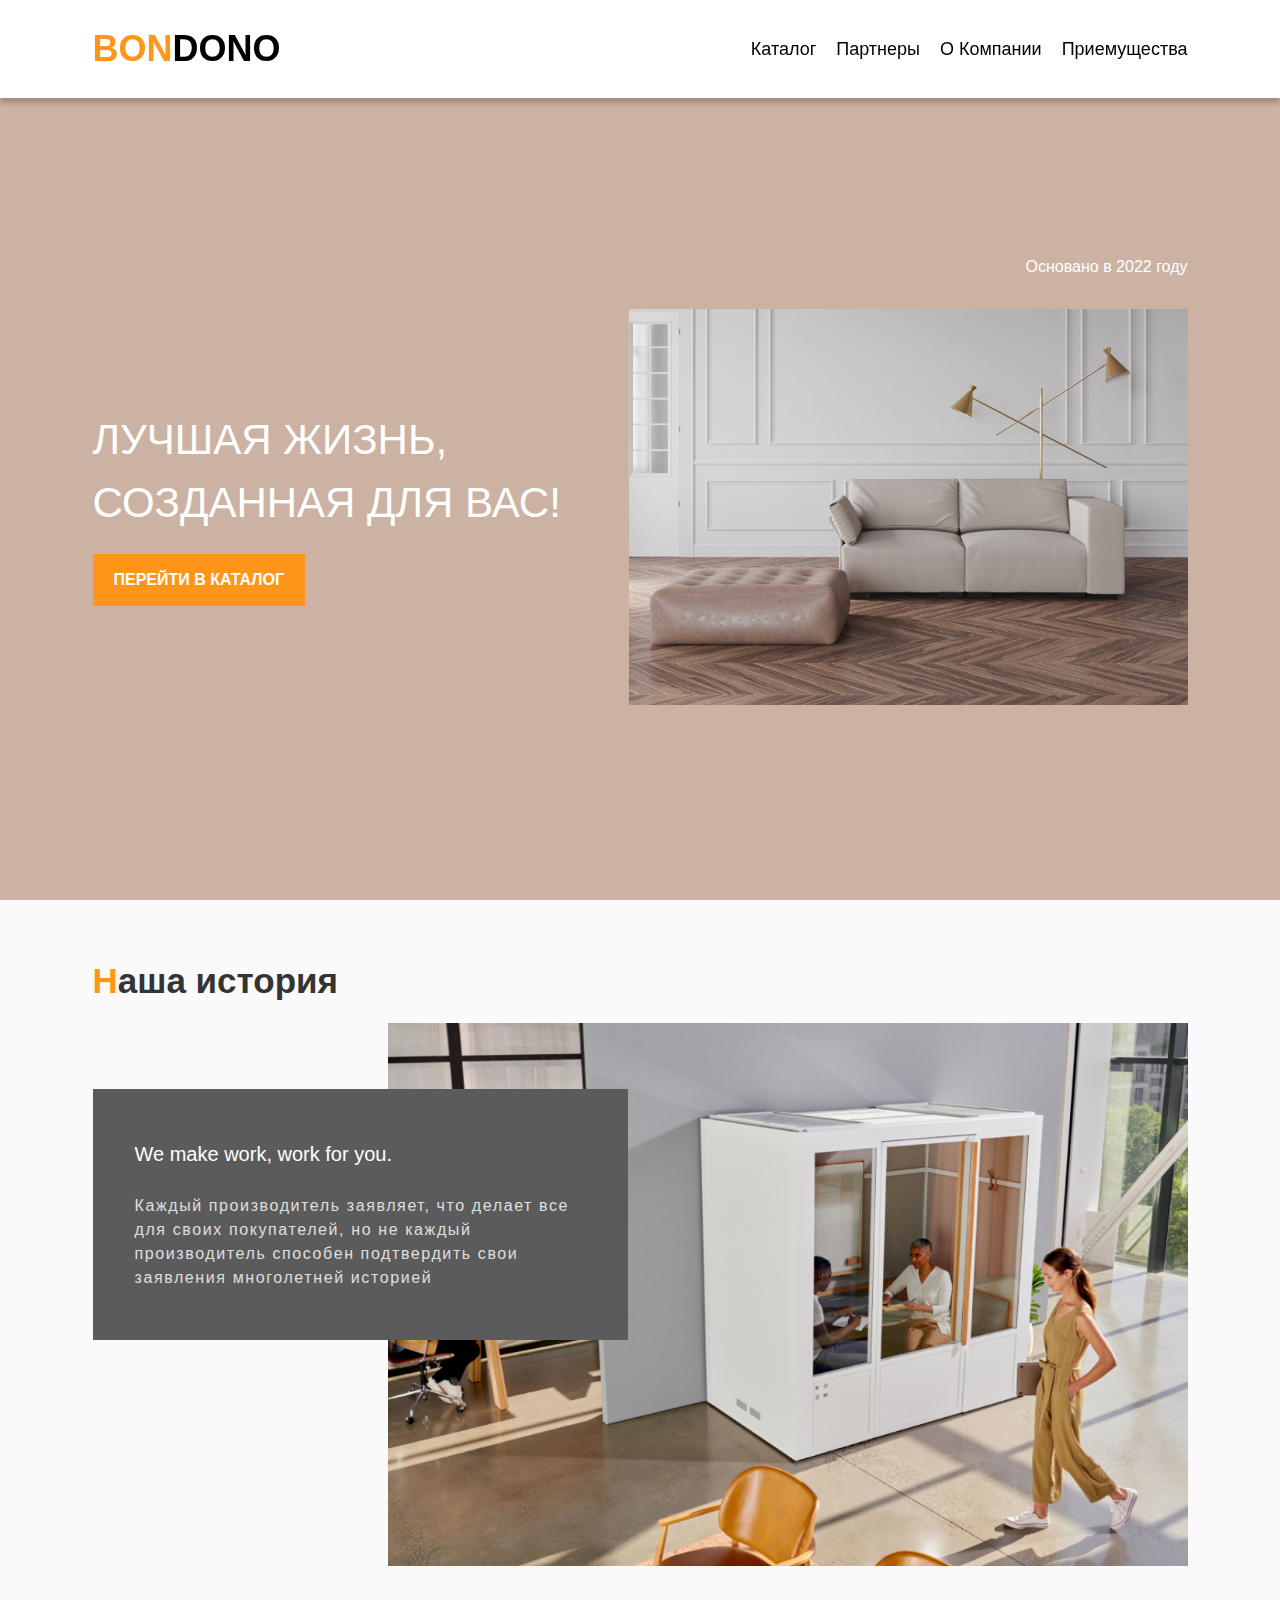
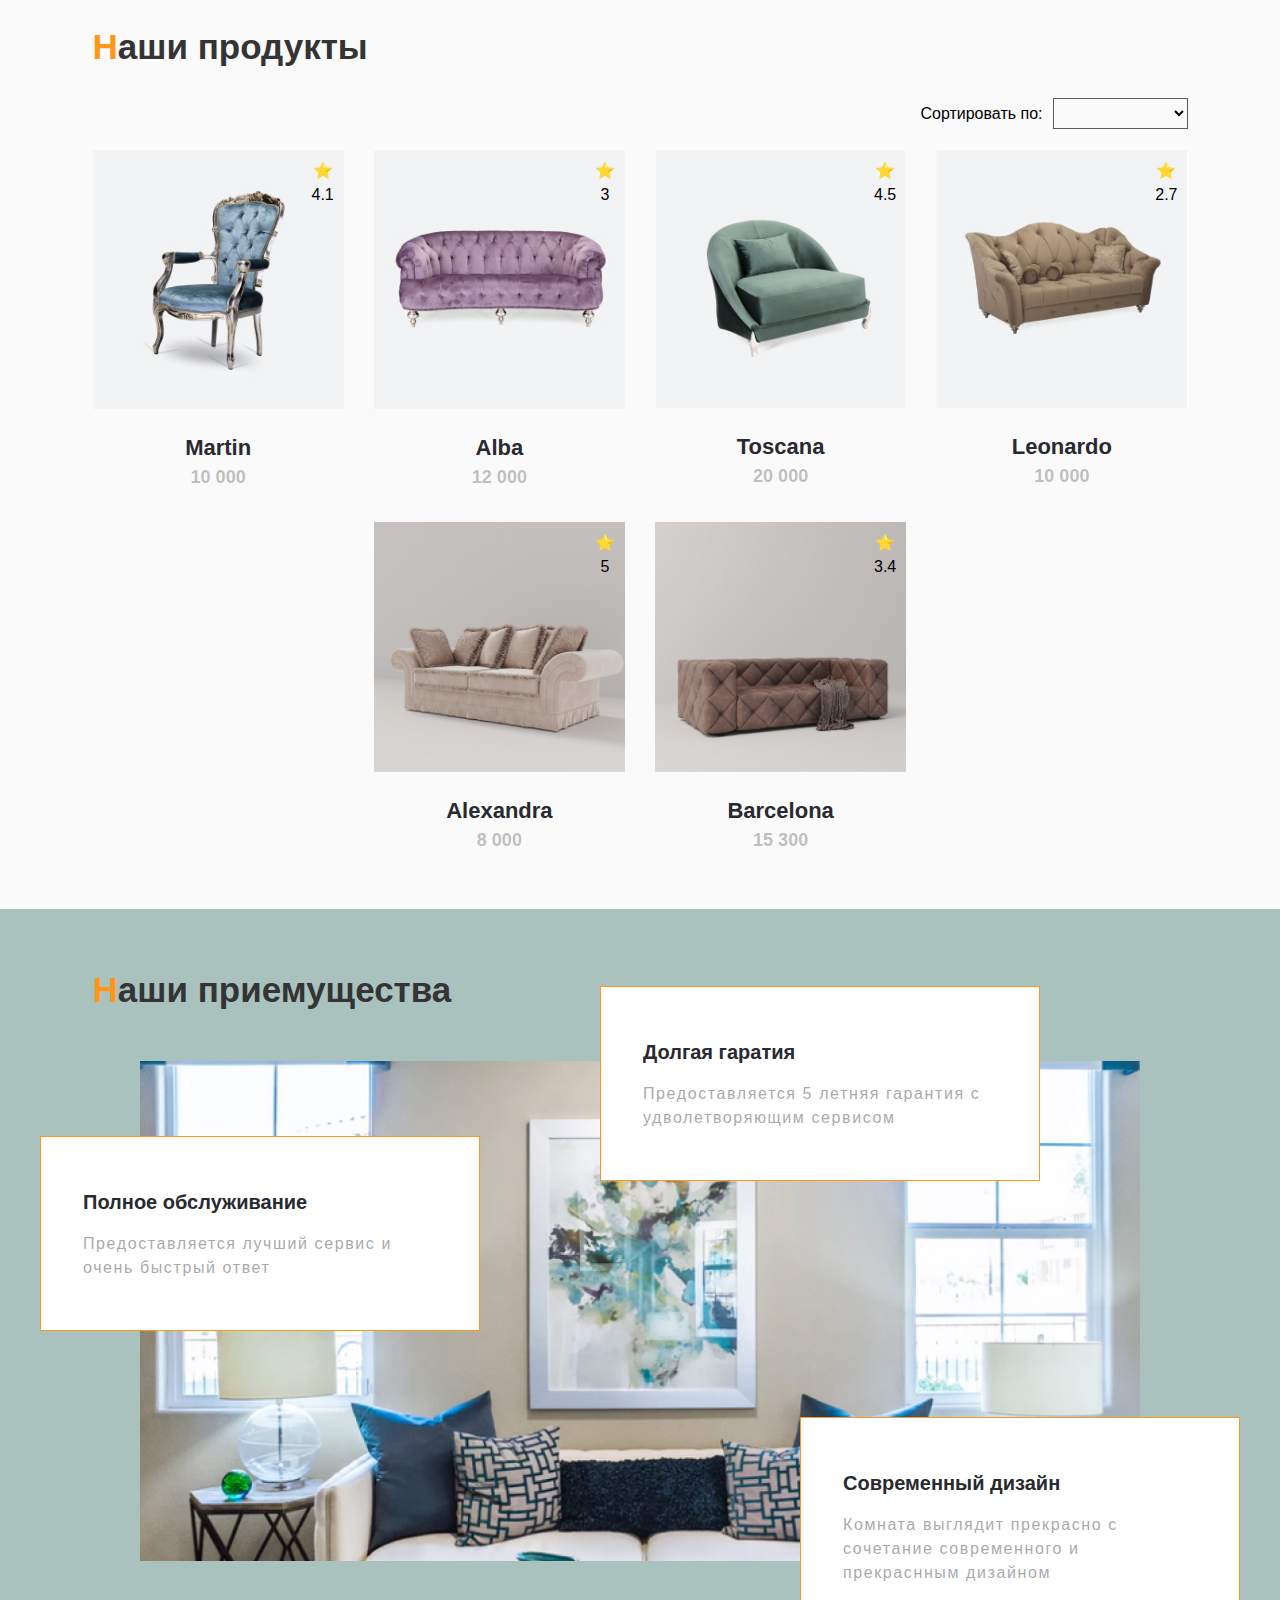
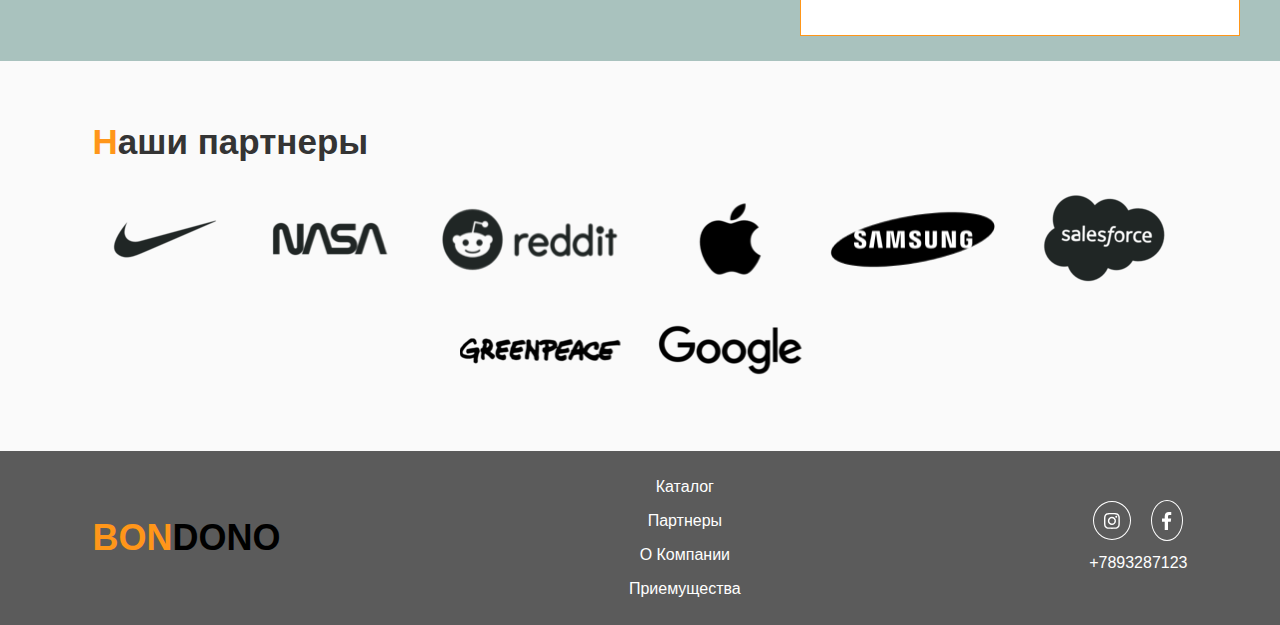
<file: index.html>
<!DOCTYPE html>
<html lang="ru">

<head>
	<meta charset="UTF-8">
	<link rel="stylesheet" href="assets/css/style.css" type="text/css">
	
	<!-- Useful meta tags -->
	<meta http-equiv="x-ua-compatible" content="ie=edge">
	<meta name="viewport" content="width=device-width, initial-scale=1">
	<meta name="robots" content="index, follow, noodp">
	<meta name="googlebot" content="index, follow">
	<meta name="google" content="notranslate">
	<meta name="format-detection" content="telephone=no">
	<meta name="keywords" content="">
	<meta name="description" content="">
	
	<title>HomePage</title>
</head>

<body>

	<!-- <svg style="display: none;">
		
	</svg> -->
	<div class="wrapper">
		<!-- HEADER -->
		<header class="header">
		
			<div class="container">
				<div class="header-menu">
					<div class="header-logo logo"><span>BON</span>DONO</div>
					<nav class="header-nav nav">
						<ul class="nav-body">
							<li><a data-scroll="catalog" class="nav-link">Каталог</a></li>
							<li><a data-scroll="partner" class="nav-link">Партнеры</a></li>
							<li><a data-scroll="about" class="nav-link">О Компании</a></li>
							<li><a data-scroll="advantages" class="nav-link">Приемущества</a></li>
						</ul>
					</nav>
				</div>
			</div>
		
		</header>
		<!-- cONTENT -->
		<div class="content">
			
			
			<div class="header-body">
				<div class="container">
					<div class="header-year">Основано в 2022 году</div>
					<div class="header-content">
						<div class="header-info">
							<div class="header-title">ЛУЧШАЯ ЖИЗНЬ,
								СОЗДАННАЯ ДЛЯ ВАС!</div>
							<div class="header-btn btn" data-scroll="catalog">перейти в каталог</div>
						</div>
						<div class="header-img">
							<img src="assets/img/1.jpg" alt="">
						</div>
					</div>
				</div>
			</div>
			
			<div class="about">
				<div class="container">
					<div class="about-content">
						<div class="about-title title">
							<span>Н</span>аша история
						</div>
						<div class="about-body">
							<div class="about-info">
								<div class="about-name">We make work, work for you.</div>
								<div class="about-text">Каждый производитель заявляет, что делает все для своих покупателей, но не
									каждый производитель способен подтвердить свои заявления многолетней историей </div>
							</div>
							<div class="about-img">
								<img src="assets/img/2.jpg" alt="">
							</div>
						</div>
					</div>
				</div>
			</div>
			
			<div class="catalog">
				<div class="container">
					<div class="catalog-content">
						<div class="catalog-title title">
							<span>Н</span>аши продукты
						</div>
						<div class="catalog-body">
							<div class="catalog-filter filter">
								Сортировать по:
								<select name="select" class="filter__select">
									<option value="default" selected></option>
									<option value="price">цене</option>
									<option value="rating">популярности</option>
								</select>
							</div>
							<div class="catalog-row">
								<div class="catalog-column">
									<div class="catalog-item">
										<div class="catalog-rating">⭐
											<div class="catalog-rating-item">4.1</div>
										</div>
										<a href="product.html" class="catalog-link">
											<img src="assets/img/catalog/1.jpg" alt="" class="catalog-img">
										</a>
										<div class="catalog-name">Martin</div>
										<div class="catalog-price">10000</div>
									</div>
								</div>
								<div class="catalog-column">
									<div class="catalog-item">
										<div class="catalog-rating">⭐
											<div class="catalog-rating-item">3</div>
										</div>
										<a href="product.html" class="catalog-link">
											<img src="assets/img/catalog/2.jpg" alt="" class="catalog-img">
										</a>
										<div class="catalog-name">Alba</div>
										<div class="catalog-price">12000</div>
									</div>
								</div>
								<div class="catalog-column">
									<div class="catalog-item">
										<div class="catalog-rating">⭐
											<div class="catalog-rating-item">4.5</div>
										</div>
										<a href="product.html" class="catalog-link">
											<img src="assets/img/catalog/3.jpg" alt="" class="catalog-img">
										</a>
										<div class="catalog-name">Toscana</div>
										<div class="catalog-price">20000</div>
									</div>
								</div>
								<div class="catalog-column">
									<div class="catalog-item">
										<div class="catalog-rating">⭐
											<div class="catalog-rating-item">2.7</div>
										</div>
										<a href="product.html" class="catalog-link">
											<img src="assets/img/catalog/4.jpg" alt="" class="catalog-img">
										</a>
										<div class="catalog-name">Leonardo</div>
										<div class="catalog-price">10000</div>
									</div>
								</div>
								<div class="catalog-column">
									<div class="catalog-item">
										<div class="catalog-rating">⭐
											<div class="catalog-rating-item">5</div>
										</div>
										<a href="product.html" class="catalog-link">
											<img src="assets/img/catalog/5.jpg" alt="" class="catalog-img">
										</a>
										<div class="catalog-name">Alexandra</div>
										<div class="catalog-price">8000</div>
									</div>
								</div>
								<div class="catalog-column">
									<div class="catalog-item">
										<div class="catalog-rating">⭐
											<div class="catalog-rating-item">3.4</div>
										</div>
										<a href="product.html" class="catalog-link">
											<img src="assets/img/catalog/6.jpg" alt="" class="catalog-img">
										</a>
										<div class="catalog-name">Barcelona</div>
										<div class="catalog-price">15300</div>
									</div>
								</div>
			
							</div>
						</div>
					</div>
				</div>
			</div>
			
			<div class="advantages">
				<div class="container">
					<div class="advantages-content">
						<div class="advantages-title title">
							<span>Н</span>аши приемущества
						</div>
						<div class="advantages-body">
							<div class="advantages-info">
								<div class="advantages-name">Полное обслуживание</div>
								<div class="advantages-text">Предоставляется лучший сервис и очень быстрый ответ</div>
							</div>
							<div class="advantages-info">
								<div class="advantages-name">Долгая гаратия</div>
								<div class="advantages-text">Предоставляется 5 летняя гарантия с удволетворяющим сервисом</div>
							</div>
							<div class="advantages-info">
								<div class="advantages-name">Современный дизайн</div>
								<div class="advantages-text">Комната выглядит прекрасно с сочетание современного и прекраснным
									дизайном</div>
							</div>
			
						</div>
					</div>
				</div>
			</div>
			
			<div class="partner">
				<div class="container">
					<div class="partner-content">
						<div class="partner-title title">
							<span>Н</span>аши партнеры
						</div>
						<div class="partner-body">
							<img src="assets/img/p1.png" alt="" class="parnter-img">
							<img src="assets/img/p2.png" alt="" class="parnter-img">
							<img src="assets/img/p3.png" alt="" class="parnter-img">
							<img src="assets/img/p4.png" alt="" class="parnter-img">
							<img src="assets/img/p5.png" alt="" class="parnter-img">
							<img src="assets/img/p6.png" alt="" class="parnter-img">
							<img src="assets/img/p7.png" alt="" class="parnter-img">
							<img src="assets/img/p8.png" alt="" class="parnter-img">
						</div>
					</div>
				</div>
			</div>
		</div>

		<!-- FOOTER -->
		<footer class="footer">
		
			<div class="container">
				<div class="footer-menu">
					<div class="footer-logo logo"><span>BON</span>DONO</div>
					<nav class="footer-nav nav">
						<ul class="nav-body footer-nav-body">
							<li><a href="#1" class="footer-nav-link">Каталог</a></li>
							<li><a href="#2" class="footer-nav-link">Партнеры</a></li>
							<li><a href="#3" class="footer-nav-link">О Компании</a></li>
							<li><a href="#4" class="footer-nav-link">Приемущества</a></li>
						</ul>
					</nav>
					<div class="footer-socials">
						<div class="footer-social">
							<a href="https://instagram.com">
								<img src="assets/img/inst.svg" alt="">
							</a>
							<a href="https://facebook.com">
								<img src="assets/img/fb.svg" alt="">
							</a>
						</div>
						<a href="tel:+7893287123" class="footer-num">+7893287123</a>
					</div>
				</div>
			</div>
		
		</footer>	</div>

	<!-- <div class="popup" id="popup">
		<div class="popup__body">
			<div class="popup__content">
				<a class="popup__close">
					<svg class="popup__close-icon">
						<use xlink:href="#close"></use>
					</svg>
				</a>
	
	
				<div class="popup__title">Оставить заявку</div>
				<div class="popup__text">Заполните форму ниже и я свяжусь с вами в ближайшее время!</div>
	
				<form class='popup__form' action="#" method="get">
	
					<textarea class="popup__input" type="text" placeholder="Ваше имя" data-autoresize></textarea>
					<textarea class="popup__input" type="text" placeholder="Ваш e-mail" data-autoresize></textarea>
					<textarea class="popup__input" type="tel" placeholder="Ваш телефон" data-autoresize></textarea>
	
					<div class="popup__contact">
						<button class="popup__btn btn" type="button">Оставить заявку</button>
	
						<div class="popup__data">
							<a class="popup__number number" href="tel:+7891123345">+7(906)788-65-74</a>
							<a class="popup__email email" href="mailto:hello@inweb.com">godofspeedman@gmail.com</a>
						</div>
					</div>
	
				</form>
	
			</div>  popup__content 
	
		</div>  popup__body 
	
	</div>  popup -->
	<script src="https://unpkg.com/swiper/swiper-bundle.min.js"></script>
	<script type="module" src="assets/js/app.min.js"></script>
</body>

</html>
</file>
<file: assets/css/style.css>
@charset "UTF-8";
/* Указываем box sizing */
*,
*::before,
*::after {
    box-sizing: border-box;
}

*,
body,
html {
    margin: 0;
    padding: 0;
}

/* Убираем внутренние отступы */
ul,
ol {
    padding: 0;
}

/* Убираем внешние отступы */
body,
h1,
h2,
h3,
h4,
p,
ul,
ol,
li,
figure,
figcaption,
blockquote,
dl,
dd {
    margin: 0;
}

/* Выставляем основные настройки по-умолчанию для body */
body {
    min-height: 100vh;
    scroll-behavior: smooth;
    text-rendering: optimizeSpeed;
    line-height: 1.5;
}

/* Удаляем стандартную стилизацию для всех ul и il, у которых есть атрибут class*/
ul,
ol {
    list-style: none;
}

/* Элементы a, у которых нет класса, сбрасываем до дефолтных стилей */
a {
    text-decoration: none;
}

/* Упрощаем работу с изображениями */
img {
    max-width: 100%;
    height: auto;
    display: block;
}

/* Наследуем шрифты для инпутов и кнопок */
input,
button,
textarea,
select {
    font: inherit;
}

button, textarea, input {
    background-color: inherit;
    outline: none;
    border: none;
    overflow: auto;
    box-shadow: none;
    font-family: inherit;
    resize: none;
}

/* Default styles */
body {
    background-color: #fafafa;
    min-height: 100vh;
    font-size: 1rem;
    font-family: "Montserrat", sans-serif;
    font-family: 400;
}

.wrapper {
    min-height: 100vh;
    display: flex;
    flex-direction: column;
    overflow: hidden;
}

.container {
    width: 1125px;
    max-width: 100%;
    padding: 0 15px;
    margin: 0 auto;
}

/* Blocks */
.btn {
    display: inline-block;
    background-color: #ff9619;
    font-size: 16px;
    font-weight: 700;
    text-transform: uppercase;
    padding: 14px 21px;
    cursor: pointer;
}

.title {
    color: #343434;
    font-size: 35px;
    font-weight: 700;
}

.title span {
    color: #ff9619;
}

.logo {
    font-size: 36px;
    font-weight: 700;
}

.logo span {
    color: #ff9619;
}

.header {
    display: flex;
    background-color: #fff;
    flex-direction: column;
    position: fixed;
    top: 0;
    left: 0;
    width: 100%;
    z-index: 10;
    box-shadow: 0 5px 5px rgba(0, 0, 0, 0.2);
}

.header::before {
    content: "";
    position: absolute;
    top: 0;
    left: 0;
    background-color: #fff;
    z-index: 100;
}

.header-menu {
    display: flex;
    align-items: center;
    justify-content: space-between;
    padding: 22px 0;
}

.nav-body {
    display: flex;
}

.nav-body li {
    margin-right: 20px;
    position: relative;
    cursor: pointer;
}

.nav-body li:last-child {
    margin: 0;
}

.nav-body li:hover::after {
    width: 50px;
    height: 50px;
}

.nav-body li::after {
    content: "";
    position: absolute;
    top: 50%;
    left: 50%;
    transform: translate(-50%, -50%);
    background-color: #ff9619;
    width: 0;
    height: 0;
    border-radius: 50%;
    z-index: -1;
    transition: all 0.3s linear;
}

.nav-link {
    color: black;
    font-size: 18px;
}

.header-body {
    padding-top: 60px;
    background-color: #ccb2a3;
    color: #fff;
    min-height: 100vh;
    display: flex;
    align-items: center;
    position: relative;
}

.header-year {
    display: flex;
    justify-content: flex-end;
    margin-bottom: 30px;
}

.header-content {
    display: flex;
    align-items: center;
}

.header-title {
    font-size: 42px;
    margin-bottom: 20px;
}

.header-img img {
    width: 100%;
    height: 100%;
    -o-object-fit: cover;
    object-fit: cover;
}

.content {
    flex: 1;
}

.about {
    padding-top: 55px;
}

.about-title {
    margin-bottom: 15px;
}

.about-body {
    display: flex;
    position: relative;
    justify-content: flex-end;
}

.about-info {
    background-color: #5b5b5b;
    color: #fff;
    position: absolute;
    top: 66px;
    left: 0;
    max-width: 535px;
    padding: 50px 42px;
}

.about-name {
    font-weight: 500;
    font-size: 20px;
    margin-bottom: 25px;
}

.about-text {
    font-weight: 300;
    font-size: 16px;
    letter-spacing: 0.1em;
    opacity: 0.8;
}

.about-img {
    width: 800px;
    height: 543px;
}

.about-img img {
    width: 100%;
    height: 100%;
    -o-object-fit: cover;
    object-fit: cover;
}

.catalog {
    padding: 55px 0;
}

.catalog-title {
    margin-bottom: 25px;
}

.catalog-row {
    display: flex;
    flex-wrap: wrap;
    justify-content: center;
    row-gap: 30px;
    margin: 0 -15px;
}

.catalog-column {
    flex: 0 1 25%;
    padding: 0 15px;
}

.catalog-item {
    display: block;
    position: relative;
    text-align: center;
}

.catalog-rating {
    position: absolute;
    top: 10px;
    right: 10px;
    pointer-events: none;
}

.catalog-img {
    width: 100%;
    height: 100%;
    -o-object-fit: cover;
    object-fit: cover;
    margin-bottom: 22px;
}

.catalog-name {
    font-weight: 700;
    font-size: 22px;
    color: #282a30;
}

.catalog-price {
    font-weight: 600;
    font-size: 18px;
    color: rgba(40, 42, 48, 0.3);
}

.filter {
    display: flex;
    justify-content: flex-end;
    align-items: center;
    gap: 10px;
    margin-bottom: 20px;
}

.filter__select {
    background-color: transparent;
    outline: none;
    border: 1px solid #5b5b5b;
    padding: 5px;
}

.advantages {
    padding: 55px 0 100px 0;
    background: #a9c2be;
}

.advantages-title {
    margin-bottom: 45px;
}

.advantages-body {
    position: relative;
    background: url("../img/advantage.jpg") no-repeat center center;
    background-size: cover;
    width: 1000px;
    height: 500px;
    margin: 0 auto;
    z-index: 3;
}

.advantages-info {
    background-color: #fff;
    border: 1px solid #ff9619;
    color: #282a30;
    position: absolute;
    top: 15%;
    left: -10%;
    max-width: 440px;
    padding: 50px 42px;
    z-index: 2;
}

.advantages-info:nth-child(2) {
    top: -15%;
    right: 10%;
    left: auto;
}

.advantages-info:nth-child(3) {
    bottom: -15%;
    right: -10%;
    left: auto;
    top: auto;
}

.advantages-name {
    font-weight: 700;
    font-size: 20px;
    margin-bottom: 15px;
}

.advantages-text {
    font-weight: 300;
    font-size: 16px;
    letter-spacing: 0.1em;
    opacity: 0.4;
}

.partner {
    padding: 55px 0;
}

.partner-title {
    margin-bottom: 25px;
}

.partner-body {
    display: flex;
    flex-wrap: wrap;
    gap: 20px;
    justify-content: center;
}

.footer {
    margin-top: auto;
    background-color: #5b5b5b;
    padding: 24px 0;
}

.footer-menu {
    display: flex;
    align-items: center;
    justify-content: space-between;
}

.footer-nav-body {
    display: flex;
    flex-direction: column;
    align-items: center;
    z-index: 2;
    position: relative;
}

.footer-nav-body li {
    margin: 0 0 10px 0;
}

.footer-nav-body li:last-child {
    margin: 0;
}

.footer-nav-link {
    color: #fff;
}

.footer-social {
    display: flex;
    justify-content: center;
    align-items: center;
    gap: 20px;
    cursor: pointer;
    margin-bottom: 10px;
}

.footer-social a {
    border: 1px solid #fff;
    padding: 10px;
    border-radius: 50%;
}

.footer-num {
    color: #fff;
    font-weight: 500;
}

/* libs */
/* swiper.js https://swiperjs.com/get-started */
</file>
